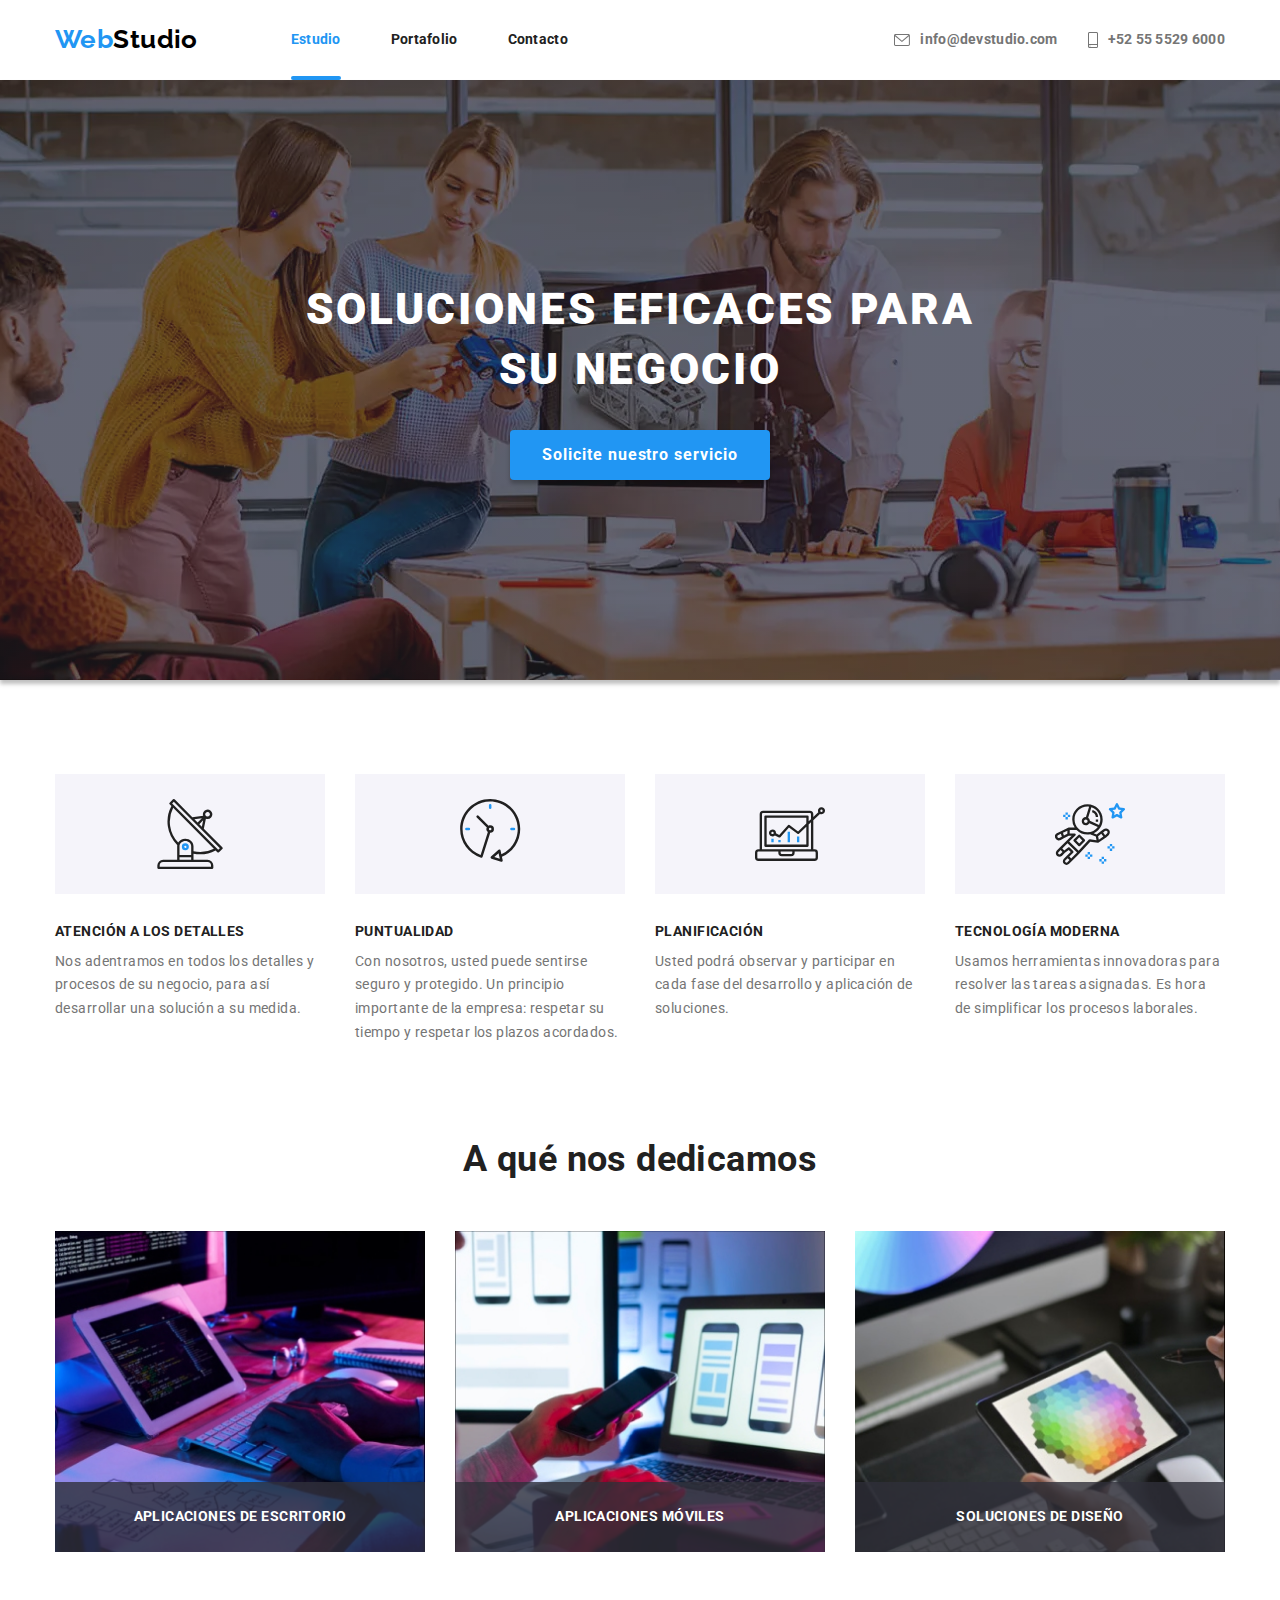
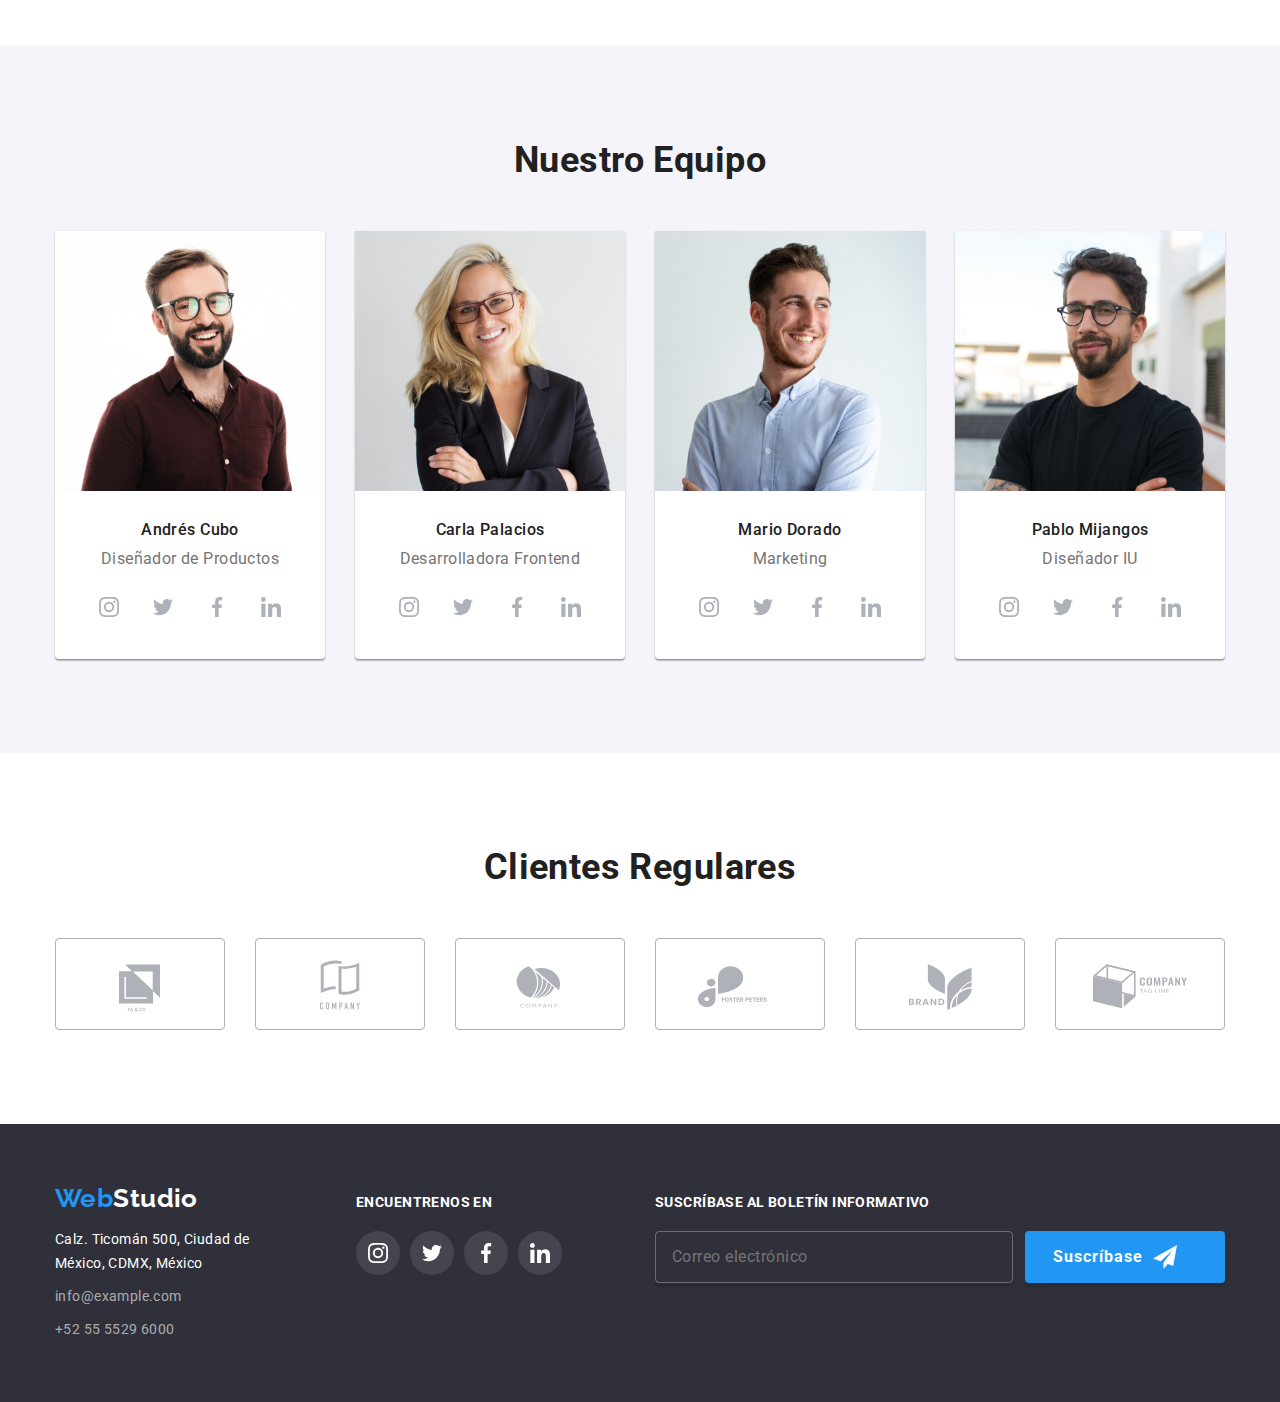
<file: index.html>
<!DOCTYPE html>
<html lang="es">
  <head>
    <meta charset="UTF-8" />
    <meta http-equiv="X-UA-Compatible" content="IE=edge" />
    <meta name="viewport" content="width=device-width, initial-scale=1.0" />
    <link
      rel="stylesheet"
      href="https://cdnjs.cloudflare.com/ajax/libs/modern-normalize/1.1.0/modern-normalize.min.css"
    />
    <link rel="preconnect" href="https://fonts.googleapis.com" />
    <link rel="preconnect" href="https://fonts.gstatic.com" crossorigin />
    <link
      href="https://fonts.googleapis.com/css2?family=Raleway:wght@700&family=Roboto:wght@400;500;700;900&display=swap"
      rel="stylesheet"
    />
    <link rel="stylesheet" href="./css/main.min.css" />
    <title>Estudio</title>
  </head>
  <body>
    <header class="page-header">
      <!-- Menu Desk -->
      <div class="container header-container">
        <nav class="nav-menu">
          <a class="logo nav-menu__logo" href=""
            >Web<span class="logo__label">Studio</span></a
          >

          <ul class="menu">
            <li class="menu__item">
              <a class="menu__link menu__link--fixed" href="./index.html"
                >Estudio</a
              >
            </li>

            <li class="menu__item">
              <a class="menu__link" href="./portfolio.html">Portafolio</a>
            </li>

            <li class="menu__item">
              <a class="menu__link" href="">Contacto</a>
            </li>
          </ul>
        </nav>
        <ul class="contact">
          <li class="contact__item">
            <a class="contact__link" href="mailto:info@devstudio.com">
              <svg class="contact__icon">
                <use href="./images/icons.svg#icon-email"></use>
              </svg>
              info@devstudio.com
            </a>
          </li>
          <li class="contact__item">
            <a class="contact__link" href="tel:+525555296000">
              <svg class="contact__icon contact__icon--phone">
                <use href="./images/icons.svg#icon-phone"></use>
              </svg>
              +52 55 5529 6000
            </a>
          </li>
        </ul>
        <button
          class="menu-toggle js-open-menu"
          aria-expanded="false"
          aria-controls="mobile-menu"
        >
          <svg class="menu-open">
            <use href="./images/icons.svg#icon-menu"></use>
          </svg>
        </button>
      </div>
      <!-- menu mobile -->
      <div class="menu-container js-menu-container" id="mobile-menu">
        <button class="menu-toggle menu-toggle--absolute js-close-menu">
          <svg class="menu-closed">
            <use href="./images/icons.svg#icon-closed"></use>
          </svg>
        </button>

        <ul class="menu-mobile">
          <li class="menu-mobile__item">
            <a class="menu-mobile__link" href="./index.html">Estudio</a>
          </li>

          <li class="menu-mobile__item">
            <a class="menu-mobile__link" href="./portfolio.html">Portafolio</a>
          </li>

          <li class="menu-mobile__item">
            <a class="menu-mobile__link" href="">Contacto</a>
          </li>
        </ul>

        <ul class="contact-mobile">
          <li class="contact-mobile__item">
            <a
              class="contact-mobile__link contact-mobile__link--size"
              href="tel:+52 55 5529 6000"
              >+52 55 5529 6000</a
            >
          </li>
          <li class="contact-mobile__item">
            <a class="contact-mobile__link" href="mailto:info@devstudio.com"
              >info@devstudio.com</a
            >
          </li>
        </ul>

        <ul class="social-mobile">
          <li class="social-mobile__item">
            <a class="social-mobile__link" href="">Instagram</a>
          </li>
          <li class="social-mobile__item">
            <a class="social-mobile__link" href="">Twitter</a>
          </li>
          <li class="social-mobile__item">
            <a class="social-mobile__link" href="">Facebook</a>
          </li>
          <li class="social-mobile__item">
            <a class="social-mobile__link" href="">Linkedin</a>
          </li>
        </ul>
      </div>
    </header>

    <main>
      <section class="hero">
        <h1 class="hero__title">
          Soluciones eficaces para <br />
          su negocio
        </h1>

        <button data-modal-open class="btn hero__btn" type="button">
          Solicite nuestro servicio
        </button>

        <div data-modal class="backdrop is-hidden">
          <div class="modal">
            <button data-modal-close class="modal__btn" type="button">
              <svg class="modal__icon">
                <use href="./images/icons.svg#icon-close"></use>
              </svg>
            </button>
            <p class="modal__title">
              Deje sus datos, nos contactaremos con usted
            </p>
            <form class="booking-form" action="">
              <div class="booking-form__group">
                <label class="booking-form__label" for="name">Nombre</label>
                <input
                  class="booking-form__input"
                  type="text"
                  name="name"
                  id="name"
                />
                <svg class="booking-form__icon">
                  <use href="./images/icons.svg#icon-person"></use>
                </svg>
              </div>
              <div class="booking-form__group">
                <label class="booking-form__label" for="phone">Teléfono</label>
                <input
                  class="booking-form__input"
                  type="tel"
                  name="phone"
                  id="phone"
                />
                <svg class="booking-form__icon">
                  <use href="./images/icons.svg#icon-blackphone"></use>
                </svg>
              </div>
              <div class="booking-form__group">
                <label class="booking-form__label" for="mail">E-mail</label>
                <input
                  class="booking-form__input"
                  type="email"
                  name="mail"
                  id="mail"
                />
                <svg class="booking-form__icon">
                  <use href="./images/icons.svg#icon-blackmail"></use>
                </svg>
              </div>
              <div class="booking-form__group">
                <label class="booking-form__label" for="coment"
                  >Comentarios</label
                >
                <textarea
                  class="booking-form__text"
                  name="coment"
                  id="coment"
                  cols="30"
                  rows="10"
                  placeholder="Introduzca el texto"
                ></textarea>
              </div>

              <div class="booking-form__check">
                <label class="booking-form__label booking-form__label--check">
                  <input
                    class="booking-form__input booking-form__input--check"
                    type="checkbox"
                  />
                  <span class="booking-form__image"></span>
                  Estoy de acuerdo con el boletín informativo y acepto los
                  Términos y Condiciones
                </label>
              </div>
              <button class="btn booking-form__btn" type="submit">
                Enviar
              </button>
            </form>
          </div>
        </div>
      </section>

      <section class="service section">
        <div class="container">
          <ul class="service__list">
            <li class="service__item">
              <div class="service__box">
                <svg class="service__icon">
                  <use href="./images/icons.svg#icon-antenna"></use>
                </svg>
              </div>

              <h3 class="service__title">Atención a los detalles</h3>

              <p class="service__text">
                Nos adentramos en todos los detalles y procesos de su negocio,
                para así desarrollar una solución a su medida.
              </p>
            </li>
            <li class="service__item">
              <div class="service__box">
                <svg class="service__icon">
                  <use href="./images/icons.svg#icon-watch"></use>
                </svg>
              </div>

              <h3 class="service__title">Puntualidad</h3>

              <p class="service__text">
                Con nosotros, usted puede sentirse seguro y protegido. Un
                principio importante de la empresa: respetar su tiempo y
                respetar los plazos acordados.
              </p>
            </li>
            <li class="service__item">
              <div class="service__box">
                <svg class="service__icon">
                  <use href="./images/icons.svg#icon-diagram"></use>
                </svg>
              </div>
              <h3 class="service__title">Planificación</h3>
              <p class="service__text">
                Usted podrá observar y participar en cada fase del desarrollo y
                aplicación de soluciones.
              </p>
            </li>
            <li class="service__item">
              <div class="service__box">
                <svg class="service__icon">
                  <use href="./images/icons.svg#icon-astronaut"></use>
                </svg>
              </div>
              <h3 class="service__title">Tecnología Moderna</h3>
              <p class="service__text">
                Usamos herramientas innovadoras para resolver las tareas
                asignadas. Es hora de simplificar los procesos laborales.
              </p>
            </li>
          </ul>
        </div>
      </section>

      <section class="picture section no-top-padding">
        <div class="container">
          <h2 class="picture__title">A qué nos dedicamos</h2>
          <ul class="picture__list">
            <li class="picture__item">
              <img
                srcset="./images/desktop/imagea.jpg 370w"
                sizes="(min-width: 1200px) 370px, 100vw"
                src="./images/desktop/imagea.jpg"
                alt="Programador escribiendo código"
                loading="lazy"
              />
              <p class="picture__text">Aplicaciones de Escritorio</p>
            </li>
            <li class="picture__item">
              <img
                srcset="./images/desktop/imageb.jpg 370w"
                sizes="(min-width: 1200px) 370px, 100vw"
                src="./images/desktop/imageb.jpg"
                alt="Persona diseñando web adaptable"
                loading="lazy"
              />
              <p class="picture__text">Aplicaciones Móviles</p>
            </li>
            <li class="picture__item">
              <img
                srcset="./images/desktop/imagec.jpg 370w"
                sizes="(min-width: 1200px) 370px, 100vw"
                src="./images/desktop/imagec.jpg"
                alt="Diseñador eligiendo paleta de colores"
                loading="lazy"
              />
              <p class="picture__text">Soluciones de diseño</p>
            </li>
          </ul>
        </div>
      </section>

      <section class="team section">
        <div class="container">
          <h2 class="team__title">Nuestro Equipo</h2>

          <ul class="team__list">
            <li class="team__item">
              <picture>
                <source
                  media="(min-width:1200px)"
                  srcset="
                    ./images/desktop/image.jpg    1x,
                    ./images/desktop/image@2X.jpg 2x
                  "
                />
                <source
                  media="(min-width:768px)"
                  srcset="
                    ./images/tablet/image-tablet.jpg    1x,
                    ./images/tablet/image-tablet@2X.jpg 2x
                  "
                />
                <img
                  srcset="
                    ./images/mobile/image-mobile.jpg    1x,
                    ./images/mobile/image-mobile@2X.jpg 2x
                  "
                  src="./images/mobile/image-mobile.jpg"
                  width="450"
                  alt="Hombre con lentes y camisa roja"
                  loading="lazy"
                />
              </picture>

              <div class="team__box">
                <h3 class="team__member">Andrés Cubo</h3>

                <p class="team__role">Diseñador de Productos</p>

                <ul class="social">
                  <li class="social__item">
                    <a class="social__link" href="">
                      <svg class="social__icon">
                        <use href="./images/icons.svg#icon-instagram"></use>
                      </svg>
                    </a>
                  </li>

                  <li class="social__item">
                    <a class="social__link" href="">
                      <svg class="social__icon">
                        <use href="./images/icons.svg#icon-twitter"></use>
                      </svg>
                    </a>
                  </li>

                  <li class="social__item">
                    <a class="social__link" href="">
                      <svg class="social__icon">
                        <use href="./images/icons.svg#icon-facebook"></use>
                      </svg>
                    </a>
                  </li>

                  <li class="social__item">
                    <a class="social__link" href="">
                      <svg class="social__icon">
                        <use href="./images/icons.svg#icon-linkedin"></use>
                      </svg>
                    </a>
                  </li>
                </ul>
              </div>
            </li>

            <li class="team__item">
              <picture>
                <source
                  media="(min-width:1200px)"
                  srcset="
                    ./images/desktop/image1.jpg    1x,
                    ./images/desktop/image1@2X.jpg 2x
                  "
                />
                <source
                  media="(min-width:768px)"
                  srcset="
                    ./images/tablet/image1-tablet.jpg    1x,
                    ./images/tablet/image1-tablet@2X.jpg 2x
                  "
                />
                <img
                  srcset="
                    ./images/mobile/image1-mobile.jpg    1x,
                    ./images/mobile/image1-mobile@2X.jpg 2x
                  "
                  src="./images/mobile/image1-mobile.jpg"
                  width="450"
                  alt="Mujer rubia con lentes, sonriendo"
                  loading="lazy"
                />
              </picture>
              <div class="team__box">
                <h3 class="team__member">Carla Palacios</h3>
                <p class="team__role">Desarrolladora Frontend</p>
                <ul class="social">
                  <li class="social__item">
                    <a class="social__link" href="">
                      <svg class="social__icon">
                        <use href="./images/icons.svg#icon-instagram"></use>
                      </svg>
                    </a>
                  </li>
                  <li class="social__item">
                    <a class="social__link" href="">
                      <svg class="social__icon">
                        <use href="./images/icons.svg#icon-twitter"></use>
                      </svg>
                    </a>
                  </li>
                  <li class="social__item">
                    <a class="social__link" href="">
                      <svg class="social__icon">
                        <use href="./images/icons.svg#icon-facebook"></use>
                      </svg>
                    </a>
                  </li>
                  <li class="social__item">
                    <a class="social__link" href="">
                      <svg class="social__icon">
                        <use href="./images/icons.svg#icon-linkedin"></use>
                      </svg>
                    </a>
                  </li>
                </ul>
              </div>
            </li>

            <li class="team__item">
              <picture>
                <source
                  media="(min-width:1200px)"
                  srcset="
                    ./images/desktop/image2.jpg    1x,
                    ./images/desktop/image2@2X.jpg 2x
                  "
                />
                <source
                  media="(min-width:768px)"
                  srcset="
                    ./images/tablet/image2-tablet.jpg    1x,
                    ./images/tablet/image2-tablet@2X.jpg 2x
                  "
                />
                <img
                  srcset="
                    ./images/mobile/image2-mobile.jpg    1x,
                    ./images/mobile/image2-mobile@2X.jpg 2x
                  "
                  src="./images/mobile/image2-mobile.jpg"
                  width="450"
                  alt="hombre joven, con camisa blanca"
                  loading="lazy"
                />
              </picture>
              <div class="team__box">
                <h3 class="team__member">Mario Dorado</h3>
                <p class="team__role">Marketing</p>
                <ul class="social">
                  <li class="social__item">
                    <a class="social__link" href="">
                      <svg class="social__icon">
                        <use href="./images/icons.svg#icon-instagram"></use>
                      </svg>
                    </a>
                  </li>
                  <li class="social__item">
                    <a class="social__link" href="">
                      <svg class="social__icon">
                        <use href="./images/icons.svg#icon-twitter"></use>
                      </svg>
                    </a>
                  </li>
                  <li class="social__item">
                    <a class="social__link" href="">
                      <svg class="social__icon">
                        <use href="./images/icons.svg#icon-facebook"></use>
                      </svg>
                    </a>
                  </li>
                  <li class="social__item">
                    <a class="social__link" href="">
                      <svg class="social__icon">
                        <use href="./images/icons.svg#icon-linkedin"></use>
                      </svg>
                    </a>
                  </li>
                </ul>
              </div>
            </li>

            <li class="team__item">
              <picture>
                <source
                  media="(min-width:1200px)"
                  srcset="
                    ./images/desktop/image3.jpg    1x,
                    ./images/desktop/image3@2X.jpg 2x
                  "
                />
                <source
                  media="(min-width:768px)"
                  srcset="
                    ./images/tablet/image3-tablet.jpg    1x,
                    ./images/tablet/image3-tablet@2X.jpg 2x
                  "
                />
                <img
                  srcset="
                    ./images/mobile/image3-mobile.jpg    1x,
                    ./images/mobile/image3-mobile@2X.jpg 2x
                  "
                  src="./images/mobile/image3-mobile.jpg"
                  width="450"
                  alt="Hombre con lentes y camisa negra"
                  loading="lazy"
                />
              </picture>

              <div class="team__box">
                <h3 class="team__member">Pablo Mijangos</h3>
                <p class="team__role">Diseñador IU</p>
                <ul class="social">
                  <li class="social__item">
                    <a class="social__link" href="">
                      <svg class="social__icon">
                        <use href="./images/icons.svg#icon-instagram"></use>
                      </svg>
                    </a>
                  </li>
                  <li class="social__item">
                    <a class="social__link" href="">
                      <svg class="social__icon">
                        <use href="./images/icons.svg#icon-twitter"></use>
                      </svg>
                    </a>
                  </li>
                  <li class="social__item">
                    <a class="social__link" href="">
                      <svg class="social__icon">
                        <use href="./images/icons.svg#icon-facebook"></use>
                      </svg>
                    </a>
                  </li>
                  <li class="social__item">
                    <a class="social__link" href="">
                      <svg class="social__icon">
                        <use href="./images/icons.svg#icon-linkedin"></use>
                      </svg>
                    </a>
                  </li>
                </ul>
              </div>
            </li>
          </ul>
        </div>
      </section>

      <section class="client section">
        <div class="container">
          <h2 class="client__title">Clientes Regulares</h2>
          <ul class="client__list">
            <li class="client__item">
              <a class="client__link" href="">
                <svg class="client__icon">
                  <use href="./images/icons.svg#icon-yaco"></use>
                </svg>
              </a>
            </li>
            <li class="client__item">
              <a class="client__link" href="">
                <svg class="client__icon">
                  <use href="./images/icons.svg#icon-company1"></use>
                </svg>
              </a>
            </li>
            <li class="client__item">
              <a class="client__link" href="">
                <svg class="client__icon">
                  <use href="./images/icons.svg#icon-company2"></use>
                </svg>
              </a>
            </li>
            <li class="client__item">
              <a class="client__link" href="">
                <svg class="client__icon">
                  <use href="./images/icons.svg#icon-foster"></use>
                </svg>
              </a>
            </li>
            <li class="client__item">
              <a class="client__link" href="">
                <svg class="client__icon">
                  <use href="./images/icons.svg#icon-brand"></use>
                </svg>
              </a>
            </li>
            <li class="client__item">
              <a class="client__link" href="">
                <svg class="client__icon">
                  <use href="./images/icons.svg#icon-company3"></use>
                </svg>
              </a>
            </li>
          </ul>
        </div>
      </section>
    </main>

    <footer class="page-footer">
      <div class="container footer-container">
        <div class="direction">
          <a class="logo" href=""
            >Web<span class="logo__label logo__label--white">Studio</span></a
          >
          <address class="address">
            <ul class="address__list">
              <li class="address__item">
                <a
                  class="address__link address__link--white"
                  href=""
                  target="_blank"
                  rel="noopener noreferrer"
                >
                  <p>Calz. Ticomán 500, Ciudad de</p>
                  <p>México, CDMX, México</p>
                </a>
              </li>
              <li class="address__item">
                <a class="address__link" href="mailto:info@example.com">
                  info@example.com
                </a>
              </li>
              <li class="address__item">
                <a class="address__link" href="tel:+525555296000"
                  >+52 55 5529 6000
                </a>
              </li>
            </ul>
          </address>
        </div>
        <div class="find-us">
          <p class="find-us__text">Encuentrenos en</p>
          <ul class="social">
            <li class="social__item">
              <a class="social__link social__link--bg" href="">
                <svg class="social__icon social__icon--white">
                  <use href="./images/icons.svg#icon-instagram"></use>
                </svg>
              </a>
            </li>
            <li class="social__item">
              <a class="social__link social__link--bg" href="">
                <svg class="social__icon social__icon--white">
                  <use href="./images/icons.svg#icon-twitter"></use>
                </svg>
              </a>
            </li>
            <li class="social__item">
              <a class="social__link social__link--bg" href="">
                <svg class="social__icon social__icon--white">
                  <use href="./images/icons.svg#icon-facebook"></use>
                </svg>
              </a>
            </li>
            <li class="social__item">
              <a class="social__link social__link--bg" href="">
                <svg class="social__icon social__icon--white">
                  <use href="./images/icons.svg#icon-linkedin"></use>
                </svg>
              </a>
            </li>
          </ul>
        </div>

        <div class="mail">
          <p class="mail__text">Suscríbase al boletín informativo</p>
          <form class="mail__form" action="">
            <input
              class="mail__input"
              type="email"
              name="mail"
              placeholder="Correo electrónico"
            />
            <button class="btn mail__btn" type="submit">
              Suscríbase
              <svg class="mail__icon">
                <use href="./images/icons.svg#icon-send"></use>
              </svg>
            </button>
          </form>
        </div>
      </div>
    </footer>
    <script src="./js/modal.js"></script>
    <script defer src="js/mobile-menu.js"></script>
  </body>
</html>
</file>
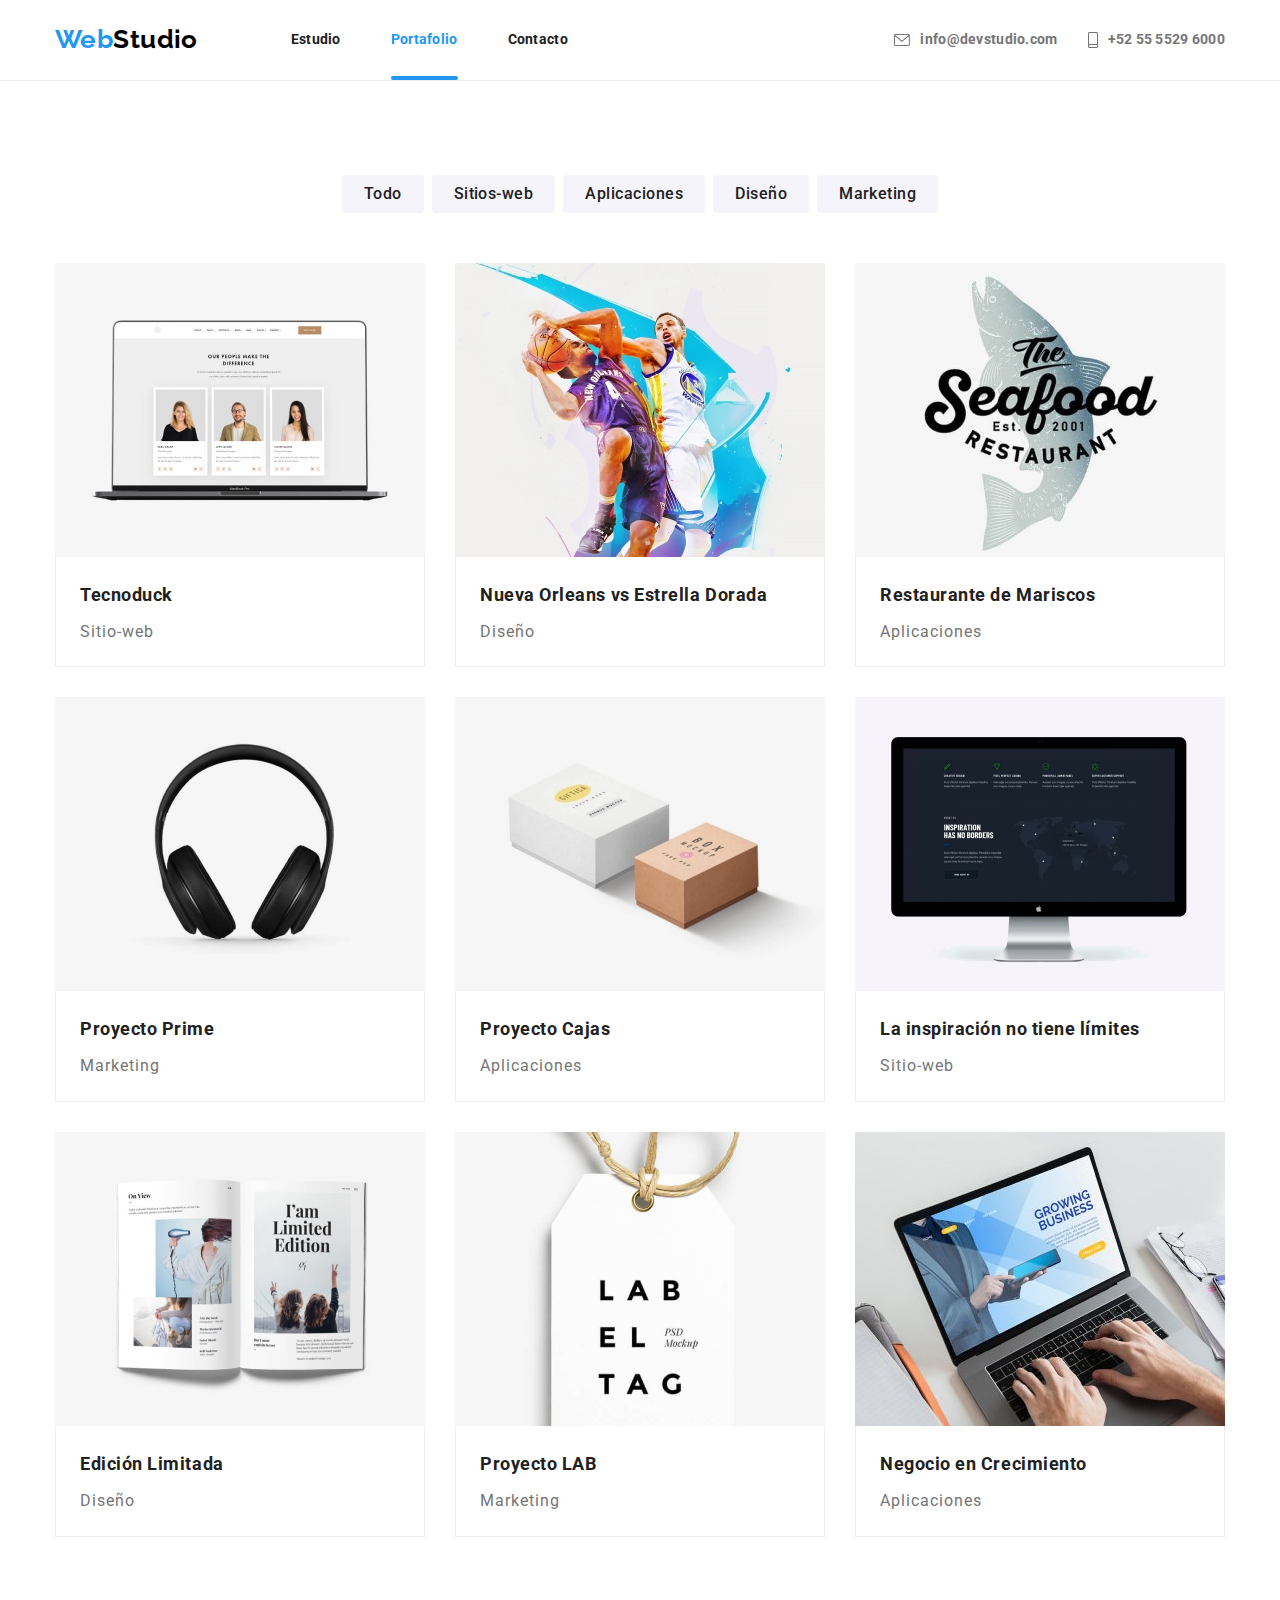
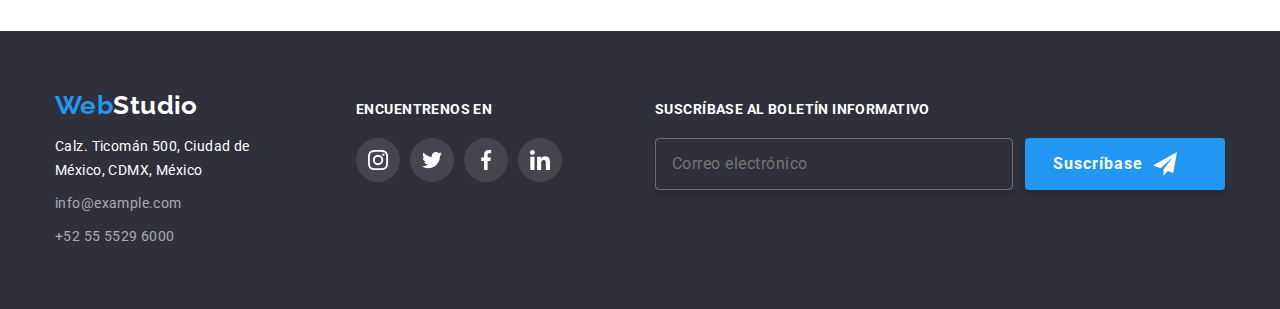
<file: portfolio.html>
<!DOCTYPE html>
<html lang="es">
  <head>
    <meta charset="UTF-8" />
    <meta http-equiv="X-UA-Compatible" content="IE=edge" />
    <meta name="viewport" content="width=device-width, initial-scale=1.0" />
    <link
      rel="stylesheet"
      href="https://cdnjs.cloudflare.com/ajax/libs/modern-normalize/1.1.0/modern-normalize.min.css"
    />
    <link rel="preconnect" href="https://fonts.googleapis.com" />
    <link rel="preconnect" href="https://fonts.gstatic.com" crossorigin />
    <link
      href="https://fonts.googleapis.com/css2?family=Raleway:wght@700&family=Roboto:wght@400;500;700;900&display=swap"
      rel="stylesheet"
    />
    <link rel="stylesheet" href="./css/main.min.css" />
    <title>Portafolio</title>
  </head>
  <body>
    <header class="page-header page-header--underline">
      <div class="container header-container">
        <nav class="nav-menu">
          <a class="logo nav-menu__logo" href=""
            >Web<span class="logo__label">Studio</span></a
          >

          <ul class="menu">
            <li class="menu__item">
              <a class="menu__link" href="./index.html">Estudio</a>
            </li>

            <li class="menu__item">
              <a class="menu__link menu__link--fixed" href="./portfolio.html"
                >Portafolio</a
              >
            </li>

            <li class="menu__item">
              <a class="menu__link" href="">Contacto</a>
            </li>
          </ul>
        </nav>
        <ul class="contact">
          <li class="contact__item">
            <a class="contact__link" href="mailto:info@devstudio.com">
              <svg class="contact__icon">
                <use href="./images/icons.svg#icon-email"></use>
              </svg>
              info@devstudio.com
            </a>
          </li>
          <li class="contact__item">
            <a class="contact__link" href="tel:+525555296000">
              <svg class="contact__icon contact__icon--phone">
                <use href="./images/icons.svg#icon-phone"></use>
              </svg>
              +52 55 5529 6000
            </a>
          </li>
        </ul>
        <button
          class="menu-toggle js-open-menu"
          aria-expanded="false"
          aria-controls="mobile-menu"
        >
          <svg class="menu-open">
            <use href="./images/icons.svg#icon-menu"></use>
          </svg>
        </button>
      </div>
      <!-- menu movil -->
      <div class="menu-container js-menu-container" id="mobile-menu">
        <button class="menu-toggle menu-toggle--absolute js-close-menu">
          <svg class="menu-closed">
            <use href="./images/icons.svg#icon-closed"></use>
          </svg>
        </button>

        <ul class="menu-mobile">
          <li class="menu-mobile__item">
            <a class="menu-mobile__link" href="./index.html">Estudio</a>
          </li>

          <li class="menu-mobile__item">
            <a class="menu-mobile__link" href="./portfolio.html">Portafolio</a>
          </li>

          <li class="menu-mobile__item">
            <a class="menu-mobile__link" href="">Contacto</a>
          </li>
        </ul>

        <ul class="contact-mobile">
          <li class="contact-mobile__item">
            <a
              class="contact-mobile__link contact-mobile__link--size"
              href="tel:+52 55 5529 6000"
              >+52 55 5529 6000</a
            >
          </li>
          <li class="contact-mobile__item">
            <a class="contact-mobile__link" href="mailto:info@devstudio.com"
              >info@devstudio.com</a
            >
          </li>
        </ul>

        <ul class="social-mobile">
          <li class="social-mobile__item">
            <a class="social-mobile__link" href="">Instagram</a>
          </li>
          <li class="social-mobile__item">
            <a class="social-mobile__link" href="">Twitter</a>
          </li>
          <li class="social-mobile__item">
            <a class="social-mobile__link" href="">Facebook</a>
          </li>
          <li class="social-mobile__item">
            <a class="social-mobile__link" href="">Linkedin</a>
          </li>
        </ul>
      </div>
    </header>
    <main>
      <section class="portfolio-page section">
        <div class="container">
          <h1 class="title-invisible">Portafolio</h1>

          <ul class="filter">
            <li class="filter__item">
              <button class="btn filter__btn" type="button">Todo</button>
            </li>
            <li class="filter__item">
              <button class="btn filter__btn" type="button">Sitios-web</button>
            </li>
            <li class="filter__item">
              <button class="btn filter__btn" type="button">
                Aplicaciones
              </button>
            </li>
            <li class="filter__item">
              <button class="btn filter__btn" type="button">Diseño</button>
            </li>
            <li class="filter__item">
              <button class="btn filter__btn" type="button">Marketing</button>
            </li>
          </ul>

          <ul class="project">
            <li class="project__item">
              <a class="project__link" href="">
                <div class="project__overlay">
                  <picture>
                    <source
                      media="(min-width:1200px)"
                      srcset="
                        ./images/desktop/whitepc.jpg    1x,
                        ./images/desktop/whitepc@2X.jpg 2x
                      "
                    />
                    <source
                      media="(min-width:768px)"
                      srcset="
                        ./images/tablet/whitepc-tablet.jpg    1x,
                        ./images/tablet/whitepc-tablet@2X.jpg 2x
                      "
                    />
                    <img
                      srcset="
                        ./images/mobile/whitepc-mobile.jpg    1x,
                        ./images/mobile/whitepc-mobile@2X.jpg 2x
                      "
                      src="./images/mobile/whitepc-mobile.jpg"
                      width="450"
                      alt="Laptop muestra página web"
                      loading="lazy"
                    />
                  </picture>
                  <p class="project__description">
                    Tecnoduck es una plataforma de distribución de coronavirus
                    de última generación. Las compañías usan esta plataforma
                    para el espionaje digital y los ataques a los servidores
                    seguros de la competencia.
                  </p>
                </div>
                <div class="project__foot">
                  <h3 class="project__title">Tecnoduck</h3>
                  <p class="project__text">Sitio-web</p>
                </div>
              </a>
            </li>
            <li class="project__item">
              <a class="project__link" href="">
                <div class="project__overlay">
                  <picture>
                    <source
                      media="(min-width:1200px)"
                      srcset="
                        ./images/desktop/basket.jpg    1x,
                        ./images/desktop/basket@2X.jpg 2x
                      "
                    />
                    <source
                      media="(min-width:768px)"
                      srcset="
                        ./images/tablet/basket-tablet.jpg    1x,
                        ./images/tablet/basket-tablet@2X.jpg 2x
                      "
                    />
                    <img
                      srcset="
                        ./images/mobile/basket-mobile.jpg    1x,
                        ./images/mobile/basket-mobile@2X.jpg 2x
                      "
                      src="./images/mobile/basket-mobile.jpg"
                      width="450"
                      alt="Dos basquetbolistas disputando balón en el aire"
                      loading="lazy"
                    />
                  </picture>
                  <p class="project__description">
                    Lorem ipsum dolor sit amet consectetur, adipisicing elit.
                    Possimus porro inventore sunt qui velit? Reprehenderit ipsum
                    quaerat ad cum ab repellat placeat ea iure, culpa eaque
                    corporis sapiente voluptatem modi!
                  </p>
                </div>
                <div class="project__foot">
                  <h3 class="project__title">
                    Nueva Orleans vs Estrella Dorada
                  </h3>
                  <p class="project__text">Diseño</p>
                </div>
              </a>
            </li>
            <li class="project__item">
              <a class="project__link" href="">
                <div class="project__overlay">
                  <picture>
                    <source
                      media="(min-width:1200px)"
                      srcset="
                        ./images/desktop/seafood.jpg    1x,
                        ./images/desktop/seafood@2X.jpg 2x
                      "
                    />
                    <source
                      media="(min-width:768px)"
                      srcset="
                        ./images/tablet/seafood-tablet.jpg    1x,
                        ./images/tablet/seafood-tablet@2X.jpg 2x
                      "
                    />
                    <img
                      srcset="
                        ./images/mobile/seafood-mobile.jpg    1x,
                        ./images/mobile/seafood-mobile@2X.jpg 2x
                      "
                      src="./images/mobile/seafood-mobile.jpg"
                      width="450"
                      alt="Logotipo del restaurante"
                      loading="lazy"
                    />
                  </picture>
                  <p class="project__description">
                    Lorem ipsum dolor sit amet consectetur, adipisicing elit.
                    Possimus porro inventore sunt qui velit? Reprehenderit ipsum
                    quaerat ad cum ab repellat placeat ea iure, culpa eaque
                    corporis sapiente voluptatem modi!
                  </p>
                </div>
                <div class="project__foot">
                  <h3 class="project__title">Restaurante de Mariscos</h3>
                  <p class="project__text">Aplicaciones</p>
                </div>
              </a>
            </li>
            <li class="project__item">
              <a class="project__link" href="">
                <div class="project__overlay">
                  <picture>
                    <source
                      media="(min-width:1200px)"
                      srcset="
                        ./images/desktop/earphones.jpg    1x,
                        ./images/desktop/earphones@2X.jpg 2x
                      "
                    />
                    <source
                      media="(min-width:768px)"
                      srcset="
                        ./images/tablet/earphones-tablet.jpg    1x,
                        ./images/tablet/earphones-tablet@2X.jpg 2x
                      "
                    />
                    <img
                      srcset="
                        ./images/mobile/earphones-mobile.jpg    1x,
                        ./images/mobile/earphones-mobile@2X.jpg 2x
                      "
                      src="./images/mobile/earphones-mobile.jpg"
                      width="450"
                      alt="Audífonos inalambricos de color negro"
                      loading="lazy"
                    />
                  </picture>
                  <p class="project__description">
                    Lorem ipsum dolor sit amet consectetur, adipisicing elit.
                    Possimus porro inventore sunt qui velit? Reprehenderit ipsum
                    quaerat ad cum ab repellat placeat ea iure, culpa eaque
                    corporis sapiente voluptatem modi!
                  </p>
                </div>
                <div class="project__foot">
                  <h3 class="project__title">Proyecto Prime</h3>
                  <p class="project__text">Marketing</p>
                </div>
              </a>
            </li>
            <li class="project__item">
              <a class="project__link" href="">
                <div class="project__overlay">
                  <picture>
                    <source
                      media="(min-width:1200px)"
                      srcset="
                        ./images/desktop/boxes.jpg    1x,
                        ./images/desktop/boxes@2X.jpg 2x
                      "
                    />
                    <source
                      media="(min-width:768px)"
                      srcset="
                        ./images/tablet/boxes-tablet.jpg    1x,
                        ./images/tablet/boxes-tablet@2X.jpg 2x
                      "
                    />
                    <img
                      srcset="
                        ./images/mobile/boxes-mobile.jpg    1x,
                        ./images/mobile/boxes-mobile@2X.jpg 2x
                      "
                      src="./images/mobile/boxes-mobile.jpg"
                      width="450"
                      alt="Dos cajas, una caja de color blanco y otra de color naranja"
                      loading="lazy"
                    />
                  </picture>
                  <p class="project__description">
                    Lorem ipsum dolor sit amet consectetur, adipisicing elit.
                    Possimus porro inventore sunt qui velit? Reprehenderit ipsum
                    quaerat ad cum ab repellat placeat ea iure, culpa eaque
                    corporis sapiente voluptatem modi!
                  </p>
                </div>
                <div class="project__foot">
                  <h3 class="project__title">Proyecto Cajas</h3>
                  <p class="project__text">Aplicaciones</p>
                </div>
              </a>
            </li>
            <li class="project__item">
              <a class="project__link" href="">
                <div class="project__overlay">
                  <picture>
                    <source
                      media="(min-width:1200px)"
                      srcset="
                        ./images/desktop/blackpc.jpg    1x,
                        ./images/desktop/blackpc@2X.jpg 2x
                      "
                    />
                    <source
                      media="(min-width:768px)"
                      srcset="
                        ./images/tablet/blackpc-tablet.jpg    1x,
                        ./images/tablet/blackpc-tablet@2X.jpg 2x
                      "
                    />
                    <img
                      srcset="
                        ./images/mobile/blackpc-mobile.jpg    1x,
                        ./images/mobile/blackpc-mobile@2X.jpg 2x
                      "
                      src="./images/mobile/blackpc-mobile.jpg"
                      width="450"
                      alt="Computador apple mostrando página web"
                      loading="lazy"
                    />
                  </picture>
                  <p class="project__description">
                    Lorem ipsum dolor sit amet consectetur, adipisicing elit.
                    Possimus porro inventore sunt qui velit? Reprehenderit ipsum
                    quaerat ad cum ab repellat placeat ea iure, culpa eaque
                    corporis sapiente voluptatem modi!
                  </p>
                </div>
                <div class="project__foot">
                  <h3 class="project__title">
                    La inspiración no tiene límites
                  </h3>
                  <p class="project__text">Sitio-web</p>
                </div>
              </a>
            </li>
            <li class="project__item">
              <a class="project__link" href="">
                <div class="project__overlay">
                  <picture>
                    <source
                      media="(min-width:1200px)"
                      srcset="
                        ./images/desktop/book.jpg    1x,
                        ./images/desktop/book@2X.jpg 2x
                      "
                    />
                    <source
                      media="(min-width:768px)"
                      srcset="
                        ./images/tablet/book-tablet.jpg    1x,
                        ./images/tablet/book-tablet@2X.jpg 2x
                      "
                    />
                    <img
                      srcset="
                        ./images/mobile/book-mobile.jpg    1x,
                        ./images/mobile/book-mobile@2X.jpg 2x
                      "
                      src="./images/mobile/book-mobile.jpg"
                      width="450"
                      alt="Libro abierto mostrando imagenes y título principal"
                      loading="lazy"
                    />
                  </picture>
                  <p class="project__description">
                    Lorem ipsum dolor sit amet consectetur, adipisicing elit.
                    Possimus porro inventore sunt qui velit? Reprehenderit ipsum
                    quaerat ad cum ab repellat placeat ea iure, culpa eaque
                    corporis sapiente voluptatem modi!
                  </p>
                </div>
                <div class="project__foot">
                  <h3 class="project__title">Edición Limitada</h3>
                  <p class="project__text">Diseño</p>
                </div>
              </a>
            </li>
            <li class="project__item">
              <a class="project__link" href="">
                <div class="project__overlay">
                  <picture>
                    <source
                      media="(min-width:1200px)"
                      srcset="
                        ./images/desktop/tag.jpg    1x,
                        ./images/desktop/tag@2X.jpg 2x
                      "
                    />
                    <source
                      media="(min-width:768px)"
                      srcset="
                        ./images/tablet/tag-tablet.jpg    1x,
                        ./images/tablet/tag-tablet@2X.jpg 2x
                      "
                    />
                    <img
                      srcset="
                        ./images/mobile/tag-mobile.jpg    1x,
                        ./images/mobile/tag-mobile@2X.jpg 2x
                      "
                      src="./images/mobile/tag-mobile.jpg"
                      width="450"
                      alt="Etiqueta de color blanco con título escrito Lab el tag"
                      loading="lazy"
                    />
                  </picture>
                  <p class="project__description">
                    Lorem ipsum dolor sit amet consectetur, adipisicing elit.
                    Possimus porro inventore sunt qui velit? Reprehenderit ipsum
                    quaerat ad cum ab repellat placeat ea iure, culpa eaque
                    corporis sapiente voluptatem modi!
                  </p>
                </div>
                <div class="project__foot">
                  <h3 class="project__title">Proyecto LAB</h3>
                  <p class="project__text">Marketing</p>
                </div>
              </a>
            </li>
            <li class="project__item">
              <a class="project__link" href="">
                <div class="project__overlay">
                  <picture>
                    <source
                      media="(min-width:1200px)"
                      srcset="
                        ./images/desktop/pc.jpg    1x,
                        ./images/desktop/pc@2X.jpg 2x
                      "
                    />
                    <source
                      media="(min-width:768px)"
                      srcset="
                        ./images/tablet/pc-tablet.jpg    1x,
                        ./images/tablet/pc-tablet@2X.jpg 2x
                      "
                    />
                    <img
                      srcset="
                        ./images/mobile/pc-mobile.jpg    1x,
                        ./images/mobile/pc-mobile@2X.jpg 2x
                      "
                      src="./images/mobile/pc-mobile.jpg"
                      width="450"
                      alt="Persona escribiendo en una página web con su portatil"
                      loading="lazy"
                    />
                  </picture>
                  <p class="project__description">
                    Lorem ipsum dolor sit amet consectetur, adipisicing elit.
                    Possimus porro inventore sunt qui velit? Reprehenderit ipsum
                    quaerat ad cum ab repellat placeat ea iure, culpa eaque
                    corporis sapiente voluptatem modi!
                  </p>
                </div>
                <div class="project__foot">
                  <h3 class="project__title">Negocio en Crecimiento</h3>
                  <p class="project__text">Aplicaciones</p>
                </div>
              </a>
            </li>
          </ul>
        </div>
      </section>
    </main>

    <footer class="page-footer">
      <div class="container footer-container">
        <div class="direction">
          <a class="logo" href=""
            >Web<span class="logo__label logo__label--white">Studio</span></a
          >
          <address class="address">
            <ul class="address__list">
              <li class="address__item">
                <a
                  class="address__link address__link--white"
                  href=""
                  target="_blank"
                  rel="noopener noreferrer"
                >
                  <p>Calz. Ticomán 500, Ciudad de</p>
                  <p>México, CDMX, México</p>
                </a>
              </li>
              <li class="address__item">
                <a class="address__link" href="mailto:info@example.com">
                  info@example.com
                </a>
              </li>
              <li class="address__item">
                <a class="address__link" href="tel:+525555296000"
                  >+52 55 5529 6000
                </a>
              </li>
            </ul>
          </address>
        </div>
        <div class="find-us">
          <p class="find-us__text">Encuentrenos en</p>
          <ul class="social">
            <li class="social__item">
              <a class="social__link social__link--bg" href="">
                <svg class="social__icon social__icon--white">
                  <use href="./images/icons.svg#icon-instagram"></use>
                </svg>
              </a>
            </li>
            <li class="social__item">
              <a class="social__link social__link--bg" href="">
                <svg class="social__icon social__icon--white">
                  <use href="./images/icons.svg#icon-twitter"></use>
                </svg>
              </a>
            </li>
            <li class="social__item">
              <a class="social__link social__link--bg" href="">
                <svg class="social__icon social__icon--white">
                  <use href="./images/icons.svg#icon-facebook"></use>
                </svg>
              </a>
            </li>
            <li class="social__item">
              <a class="social__link social__link--bg" href="">
                <svg class="social__icon social__icon--white">
                  <use href="./images/icons.svg#icon-linkedin"></use>
                </svg>
              </a>
            </li>
          </ul>
        </div>

        <div class="mail">
          <p class="mail__text">Suscríbase al boletín informativo</p>
          <form class="mail__form" action="">
            <input
              class="mail__input"
              type="email"
              name="mail"
              placeholder="Correo electrónico"
            />
            <button class="btn mail__btn" type="submit">
              Suscríbase
              <svg class="mail__icon">
                <use href="./images/icons.svg#icon-send"></use>
              </svg>
            </button>
          </form>
        </div>
      </div>
    </footer>
    <script defer src="js/mobile-menu.js"></script>
  </body>
</html>
</file>
<file: css/main.min.css>
.contact__link,.menu__link{padding-top:32px;padding-bottom:32px;font-weight:var(--font-weight-500);letter-spacing:.02em;line-height:1.14;transition:color 250ms cubic-bezier(0.4, 0, 0.2, 1)}.contact__link:hover,.contact__link:focus,.menu__link:hover,.menu__link:focus{color:#2196f3}.client__title,.team__title,.picture__title{margin-bottom:50px;font-weight:700;font-size:36px;line-height:1.16;text-align:center}.mail__text,.find-us__text{margin-bottom:20px;line-height:1.14;text-transform:uppercase;color:#fff}*{margin:0;padding:0}body{font-family:"Roboto",sans-serif;font-weight:700;font-size:14px;letter-spacing:.03em;color:#212121;background-color:#fff}a{display:block;text-decoration:none;color:#212121}ul{list-style:none}img{display:block;max-width:100%;height:auto}.container{min-width:320px;max-width:1200px;padding-left:15px;padding-right:15px;margin-left:auto;margin-right:auto}.page-header--underline{border-bottom:1px solid #ececec}.logo{display:inline;font-family:"Raleway",sans-serif;font-size:26px;line-height:1.15;color:#2196f3}.logo__label{color:#000}.logo__label--white{color:#fff}.section{padding-top:94px;padding-bottom:94px}.no-top-padding{padding-top:0}.title-invisible{display:none}.btn{font-family:"Roboto",sans-serif;border:none;border-radius:4px;box-shadow:0px 4px 4px rgba(0,0,0,.25);cursor:pointer;transition:background-color 250ms cubic-bezier(0.4, 0, 0.2, 1)}@media only screen and (min-width: 768px)and (max-width: 1199px){.container{width:768px}.section{padding-top:60px;padding-bottom:60px}.logo{font-size:24px;line-height:1.16}}@media only screen and (min-width: 320px)and (max-width: 767px){.container{width:480px}}@media only screen and (min-width: 1200px){.container{width:1200px}}.header-container{display:flex;justify-content:space-between;align-items:center}.nav-menu{display:flex;align-items:center;gap:93px}.nav-menu__logo{padding-top:25px;padding-bottom:25px}.menu{display:flex;gap:50px}.menu__item{flex-basis:calc((100% - 100px)/3)}.menu__link{color:#212121}.menu__link--fixed{position:relative;color:#2196f3}.menu__link--fixed::after{position:absolute;left:0;bottom:0;content:"";width:100%;height:4px;border-radius:2px;background-color:#2196f3}.contact{display:flex;gap:30px}.contact__link{display:flex;align-items:center;gap:10px;color:#757575}.contact__link:hover .contact__icon,.contact__link:focus .contact__icon{fill:currentColor}.contact__icon{width:16px;height:12px;fill:#757575;transition:fill 250ms cubic-bezier(0.4, 0, 0.2, 1)}.contact__icon--phone{width:10px;height:16px}@media(max-width: 767px){.menu{display:none}.contact{display:none}}@media only screen and (min-width: 768px)and (max-width: 1199px){.nav-menu{gap:88px}.contact{flex-direction:column;gap:10px}.contact__link{padding:0;font-size:12px;line-height:1.16}}.hero{width:100%;padding-top:200px;padding-bottom:200px;text-align:center;background-image:linear-gradient(rgba(47, 48, 58, 0.4), rgba(47, 48, 58, 0.4)),url(../images/desktop/hero.jpg);background-size:cover;background-position:center;background-repeat:no-repeat;box-shadow:0 4px 4px rgba(0,0,0,.25)}.hero__title{margin-bottom:30px;font-weight:900;font-size:44px;letter-spacing:.06em;line-height:1.36;text-transform:uppercase;color:#fff}.hero__btn{padding:10px 32px;font-weight:700;font-size:16px;letter-spacing:.06em;line-height:1.87;color:#fff;background-color:#2196f3}.hero__btn:hover,.hero__btn:focus{background-color:#188ce8}@media screen and (min-device-pixel-ratio: 2),screen and (-webkit-min-device-pixel-ratio: 2),screen and (min-resolution: 192dpi),screen and (min-resolution: 2dppx){.hero{background-image:linear-gradient(rgba(47, 48, 58, 0.4), rgba(47, 48, 58, 0.4)),url(../images/desktop/hero@2X.jpg)}}@media only screen and (min-width: 768px)and (max-width: 1199px){.hero{padding-top:118px;padding-bottom:118px;background-image:linear-gradient(rgba(47, 48, 58, 0.4), rgba(47, 48, 58, 0.4)),url(../images/tablet/hero-tablet.jpg)}.hero__title{font-size:26px;line-height:1.61}.hero__btn{padding:10px 2px}}@media only screen and (min-width: 768px)and (max-width: 1199px)and (min-device-pixel-ratio: 2),only screen and (min-width: 768px)and (max-width: 1199px)and (-webkit-min-device-pixel-ratio: 2),only screen and (min-width: 768px)and (max-width: 1199px)and (min-resolution: 192dpi),only screen and (min-width: 768px)and (max-width: 1199px)and (min-resolution: 2dppx){.hero{background-image:linear-gradient(rgba(47, 48, 58, 0.4), rgba(47, 48, 58, 0.4)),url(../images/tablet/hero-tablet@2X.jpg)}}@media only screen and (min-width: 320px)and (max-width: 767px){.hero{background-image:linear-gradient(rgba(47, 48, 58, 0.4), rgba(47, 48, 58, 0.4)),url(../images/mobile/hero-mobile.jpg)}}@media only screen and (min-width: 320px)and (max-width: 767px)and (min-device-pixel-ratio: 2),only screen and (min-width: 320px)and (max-width: 767px)and (-webkit-min-device-pixel-ratio: 2),only screen and (min-width: 320px)and (max-width: 767px)and (min-resolution: 192dpi),only screen and (min-width: 320px)and (max-width: 767px)and (min-resolution: 2dppx){.hero{background-image:linear-gradient(rgba(47, 48, 58, 0.4), rgba(47, 48, 58, 0.4)),url(../images/mobile/hero-mobile@2X.jpg)}}.backdrop{position:fixed;top:0;display:flex;justify-content:center;align-items:center;width:100%;height:100vh;background-color:rgba(0,0,0,.2);z-index:1}.modal{position:relative;display:flex;flex-direction:column;gap:12px;width:528px;height:581px;padding:40px;border-radius:4px;background-color:#fff;box-shadow:0px 2px 1px rgba(0,0,0,.2),0px 1px 1px rgba(0,0,0,.14),0px 1px 3px rgba(0,0,0,.12);opacity:1;transform:scale(1);transition:transform .5s cubic-bezier(0.72, 0.21, 0.54, 0.43) .1s}.modal__btn{position:absolute;top:8px;right:8px;display:flex;justify-content:center;align-items:center;width:30px;height:30px;border-radius:50%;border:1px solid rgba(0,0,0,.1);background-color:#fff;cursor:pointer}.modal__btn:hover .modal__icon,.modal__btn:focus .modal__icon{fill:#2196f3}.modal__icon{width:18px;height:18px;transition:fill 250ms cubic-bezier(0.4, 0, 0.2, 1)}.modal__title{font-size:20px;line-height:1.17;text-align:center}.is-hidden .modal{transform:scale(0.1)}.is-hidden{visibility:visible;opacity:0;pointer-events:none}@media only screen and (max-width: 1200px){.modal{width:450px;height:609px}.modal__title{width:360px;line-height:1.15}}.booking-form{display:flex;flex-direction:column;justify-content:flex-start;align-items:center;gap:14px;width:100%;height:100%}.booking-form__group{position:relative;display:flex;flex-direction:column;justify-content:flex-start;align-items:flex-start;gap:4px;width:100%}.booking-form__label{font-weight:400;font-size:12px;line-height:1.16;letter-spacing:.01;color:#757575;transition:color 250ms cubic-bezier(0.4, 0, 0.2, 1)}.booking-form__input:hover .booking-form__label,.booking-form__input:focus .booking-form__label{color:#2196f3}.booking-form__label--check{position:relative;display:block;padding-left:24px;font-weight:400;text-align:left;line-height:1.71;color:#757575}.booking-form__input{width:100%;padding:12px 42px;border:1px solid rgba(33,33,33,.2);border-radius:4px;outline:none;cursor:pointer;transition:border 250ms cubic-bezier(0.4, 0, 0.2, 1)}.booking-form__input:hover,.booking-form__input:focus{border:1px solid #2196f3}.booking-form__input--check{position:absolute;clip:rect(0 0 0 0);width:1px;height:1px;margin:-1px}.booking-form__input--check:checked+.booking-form__image{border:none;background-image:url(../images/revised.svg);box-shadow:none}.booking-form__input--check:focus+.booking-form__image{box-shadow:0px 4px 4px rgba(0,0,0,.25)}.booking-form__input:hover+.booking-form__icon,.booking-form__input:focus+.booking-form__icon{fill:#2196f3}.booking-form__icon{position:absolute;top:50%;left:12px;width:18px;height:18px;cursor:pointer;fill:#212121;transition:fill 250ms cubic-bezier(0.4, 0, 0.2, 1)}.booking-form__icon:hover,.booking-form__icon:focus{fill:#2196f3}.booking-form__text{width:100%;height:120px;padding:12px 16px;border:1px solid rgba(33,33,33,.2);border-radius:4px;outline:none;resize:none;transition:border 250ms cubic-bezier(0.4, 0, 0.2, 1)}.booking-form__text:hover,.booking-form__text:focus{border:1px solid #2196f3}.booking-form__text::-moz-placeholder{color:rgba(117,117,117,.5)}.booking-form__text::placeholder{color:rgba(117,117,117,.5)}.booking-form__check{width:425px}.booking-form__image{position:absolute;left:0;top:3.2px;width:16px;height:15px;overflow:hidden;border:.2px solid #212121;border-radius:4px;background-color:#fff;background-repeat:no-repeat;background-position:50% 50%;transition:background-image 250ms cubic-bezier(0.4, 0, 0.2, 1),border 250ms cubic-bezier(0.4, 0, 0.2, 1),box-shadow 250ms cubic-bezier(0.4, 0, 0.2, 1)}.booking-form__btn{padding:10px 75px;background-color:#2196f3;font-family:"Roboto",sans-serif;font-weight:700;font-size:16px;line-height:1.87;letter-spacing:.06;color:#fff;border-radius:4px;box-shadow:0px 4px 4px rgba(0,0,0,.15);cursor:pointer}.booking-form__btn:hover,.booking-form__btn:focus{background-color:#188ce8}@media only screen and (min-width: 320px)and (max-width: 767px){.booking-form__group:hover .booking-form__label,.booking-form__group:focus .booking-form__label{color:#2196f3}.booking-form__text::-moz-placeholder{font-size:12px;color:rgba(117,117,117,.5)}.booking-form__text::placeholder{font-size:12px;color:rgba(117,117,117,.5)}.booking-form__label--check{line-height:1.16}.booking-form__check{width:370px}.booking-form__image{top:0}}.service__list{display:flex;gap:30px}.service__item{flex-basis:calc((100% - 90px)/4)}.service__box{display:flex;justify-content:center;align-items:center;width:100%;height:120px;background-color:#f5f4fa}.service__icon{width:70px;height:70px}.service__title{margin-top:30px;margin-bottom:10px;font-weight:700;font-size:14px;letter-spacing:.03em;line-height:1.14;text-transform:uppercase}.service__text{font-weight:400;font-size:14px;letter-spacing:.03em;line-height:1.71;color:#757575}@media only screen and (min-width: 768px)and (max-width: 1199px){.service__list{flex-wrap:wrap}.service__item{width:354px;flex-basis:calc((100% - 30px)/2)}}@media only screen and (min-width: 320px)and (max-width: 767px){.service__list{flex-direction:column}.service__item{width:450px}.service__title{text-align:center}}.picture__list{display:flex;position:relative;gap:30px}.picture__item{position:relative;flex-basis:calc((100% - 60px)/3)}.picture__text{display:flex;justify-content:center;align-items:center;position:absolute;bottom:0;width:100%;height:70px;text-transform:uppercase;line-height:1.14;color:#fff;background-color:rgba(47,48,58,.8)}@media only screen and (max-width: 1200px){.picture{display:none}}.team{background-color:#f5f4fa}.team__list{display:flex;gap:30px}.team__item{width:270px;flex-basis:calc((100% - 90px)/4);text-align:center;background-color:#fff;border-radius:0 0 4px 4px;box-shadow:0px 1px 3px rgba(0,0,0,.12),0px 1px 1px rgba(0,0,0,.14),0px 2px 1px rgba(0,0,0,.2)}.team__box{padding:30px 32px}.team__member{margin-bottom:10px;font-weight:500;font-size:16px;line-height:1.17}.team__role{margin-bottom:16px;font-weight:400;font-size:16px;line-height:1.17;color:#757575}@media only screen and (min-width: 768px)and (max-width: 1199px){.team__title{margin-bottom:30px;font-size:28px;line-height:1.14}.team__list{flex-wrap:wrap}.team__item{width:354px;flex-basis:calc((100% - 30px)/2)}.team__box{padding:30px 74px 24px}}@media only screen and (min-width: 320px)and (max-width: 767px){.team__list{flex-direction:column}.team__item{width:450px;text-align:center}.team__box{padding:30px 122px 24px}}.client__list{display:flex;gap:30px}.client__item{width:170px;height:92px;flex-basis:calc((100% - 150px)/6)}.client__link{display:flex;justify-content:center;align-items:center;width:100%;height:100%;border:1px solid #afb1b8;border-radius:4px;transition:border 250ms cubic-bezier(0.4, 0, 0.2, 1)}.client__link:hover,.client__link:focus{border:1px solid #2196f3}.client__link:hover .client__icon,.client__link:focus .client__icon{fill:#2196f3}.client__icon{width:106px;height:60px;fill:#afb1b8;transition:fill 250ms cubic-bezier(0.4, 0, 0.2, 1)}@media only screen and (max-width: 1199px){.client__title{margin-bottom:30px;font-size:28px;line-height:1.14}.client__list{flex-wrap:wrap}.client__item{width:226px;flex-basis:calc((100% - 60px)/3)}}@media(max-width: 767px){.client__item{width:210px;flex-basis:calc((100% - 30px)/2)}}.social{display:flex;gap:10px;width:206px}.social__item{flex-basis:calc((100% - 30px)/4);width:44px;height:44px}.social__link{display:flex;justify-content:center;align-items:center;width:100%;height:100%;border-radius:50%;background-color:#fff;transition:background-color 250ms cubic-bezier(0.4, 0, 0.2, 1)}.social__link:hover,.social__link:focus{background-color:#2196f3}.social__link:hover .social__icon,.social__link:focus .social__icon{fill:#fff}.social__link--bg{background-color:rgba(255,255,255,.1)}.social__icon{width:20px;height:20px;fill:#afb1b8;transition:fill 250ms cubic-bezier(0.4, 0, 0.2, 1)}.social__icon--white{fill:#fff}.filter{display:flex;justify-content:center;margin-bottom:50px}.filter__item:not(:last-child){margin-right:8px}.filter__btn{padding:6px 22px;font-weight:500;font-size:16px;letter-spacing:.03em;line-height:1.6;background-color:#f5f4fa;color:#212121;box-shadow:none;transition:background-color 250ms cubic-bezier(0.4, 0, 0.2, 1),color 250ms cubic-bezier(0.4, 0, 0.2, 1),box-shadow 250ms cubic-bezier(0.4, 0, 0.2, 1)}.filter__btn:hover,.filter__btn:focus{background-color:#2196f3;color:#fff;box-shadow:0px 4px 4px rgba(0,0,0,.25)}@media only screen and (min-width: 320px)and (max-width: 767px){.filter{justify-content:flex-start;flex-wrap:wrap;margin-bottom:40px}.filter__item:nth-child(-n+3){margin-bottom:15px}}.project{display:flex;flex-wrap:wrap;gap:30px}.project__item{width:370px;flex-basis:calc((100% - 60px)/3)}.project__link{width:100%;transition:box-shadow 250ms cubic-bezier(0.4, 0, 0.2, 1)}.project__link:hover,.project__link:focus{box-shadow:0px 1px 1px rgba(0,0,0,.12),0px 4px 4px rgba(0,0,0,.06),1px 4px 6px rgba(0,0,0,.16)}.project__link:hover .project__description,.project__link:focus .project__description{transform:translateY(0)}.project__overlay{position:relative;overflow:hidden}.project__description{position:absolute;top:0;padding:63px 24px;font-weight:400;font-size:18px;line-height:1.55;color:#fff;background-color:rgba(33,150,243,.9);transform:translateY(105%);transition:transform 250ms cubic-bezier(0.4, 0, 0.2, 1)}.project__foot{padding:20px 24px;border:1px solid #eee;border-top:none}.project__title{margin-bottom:4px;font-weight:700;font-size:18px;letter-spacing:.03em;line-height:2}.project__text{font-weight:400;font-size:16px;letter-spacing:.06em;line-height:1.87;color:#757575}@media only screen and (min-width: 768px)and (max-width: 1199px){.project__item{width:354px;flex-basis:calc((100% - 30px)/2)}.project__description{padding:49px 24px}.project__foot{padding-bottom:56px;border:1px solid #eee;border-top:none}}@media only screen and (min-width: 320px)and (max-width: 767px){.project{flex-direction:column;flex-wrap:nowrap}.project__item{width:450px;height:404px;flex-basis:none}.project__description{padding:77px 24px}.project__foot{padding-bottom:20px}}.page-footer{width:100%;padding-top:60px;padding-bottom:60px;background-color:#2f303a}.footer-container{display:flex;align-items:baseline}.direction{width:231px;margin-right:70px}.address{width:100%;margin-top:14px}.address__item:not(:last-child){margin-bottom:9px}.address__link{display:inline;font-weight:400;font-style:normal;line-height:1.71;color:rgba(255,255,255,.6);transition:color 250ms cubic-bezier(0.4, 0, 0.2, 1)}.address__link:hover,.address__link:focus{color:#2196f3}.address__link--white{color:#fff}.find-us{width:206px;margin-right:93px}@media only screen and (min-width: 768px)and (max-width: 1199px){.footer-container{flex-wrap:wrap;justify-content:center}.direction{margin-right:165px;text-align:center}.address{margin-top:20px}.address__item:not(:last-child){margin-bottom:0}.find-us{margin-right:0;text-align:center}}@media only screen and (min-width: 320px)and (max-width: 767px){.footer-container{flex-direction:column;align-items:center;gap:60px}.direction{margin-right:0;text-align:center}.find-us{margin-right:0;text-align:center}}.mail{width:570px}.mail__form{width:100%;display:flex;gap:12px}.mail__input{width:358px;padding:15px 16px;border-radius:4px;border:1px solid rgba(255,255,255,.3);font-family:"Roboto",sans-serif;font-weight:400;font-size:16px;line-height:1.25;letter-spacing:.03em;background-color:inherit;color:rgba(255,255,255,.6);box-shadow:0px 4px 4px rgba(0,0,0,.15);outline:none}.mail__btn{display:flex;align-items:center;gap:10px;width:200px;margin:0;padding:10px 28px;border-radius:4px;font-family:"Roboto",sans-serif;font-weight:700;font-size:16px;line-height:1.87;letter-spacing:.06em;background-color:#2196f3;color:#fff;box-shadow:0px 4px 4px rgba(0,0,0,.15);cursor:pointer;transition:background-color 250ms cubic-bezier(0.4, 0, 0.2, 1)}.mail__btn:hover,.mail__btn:focus{background-color:#188ce8}.mail__icon{width:24px;height:24px;fill:#fff}@media only screen and (max-width: 768px){.mail{width:450px;margin-top:56px}.mail__text{text-align:center}.mail__form{flex-direction:column;align-items:center;gap:20px}.mail__input{width:100%}}.menu-toggle{min-height:40px;min-width:40px;display:flex;align-items:center;justify-content:center;margin:0;padding:0;background-color:#fff;cursor:pointer;border:none;outline:none}.menu-toggle--absolute{position:absolute;top:10px;right:15px}.menu-open{width:24px;height:24px;transition:fill 250ms cubic-bezier(0.4, 0, 0.2, 1)}.menu-open:hover,.menu-open:focus{fill:#2196f3}.menu-closed{width:19px;height:19px;transition:fill 250ms cubic-bezier(0.4, 0, 0.2, 1)}.menu-closed:hover,.menu-closed:focus{fill:#2196f3}@media(min-width: 768px){.menu-toggle{display:none}}.menu-container{position:fixed;top:0;left:0;width:100%;height:100vh;padding:48px 40px;background-color:#fff;z-index:999;transform:translateX(100%);transition:transform 500ms cubic-bezier(0.4, 0, 0.2, 1)}.menu-container.is-open{transform:translateX(0)}.menu-mobile{margin-bottom:306px}.menu-mobile__item:not(:last-child){margin-bottom:32px}.menu-mobile__link{font-weight:500;font-size:40px;line-height:1.17;letter-spacing:.02em;transition:color 250ms cubic-bezier(0.4, 0, 0.2, 1)}.menu-mobile__link:hover,.menu-mobile__link:focus{color:#2196f3}.contact-mobile{margin-bottom:64px}.contact-mobile__item:first-child{margin-bottom:32px}.contact-mobile__link{font-weight:500;font-size:24px;line-height:1.17;letter-spacing:.02em;color:#757575;transition:color 250ms cubic-bezier(0.4, 0, 0.2, 1)}.contact-mobile__link:hover,.contact-mobile__link:focus{color:#2196f3}.contact-mobile__link--size{font-size:34px}.social-mobile{display:flex;gap:10px}.social-mobile__item:not(:last-child){border-right:1px solid rgba(33,33,33,.2);padding-right:10px}.social-mobile__link{font-weight:500;font-size:18px;line-height:1.22;letter-spacing:.02em;color:#2196f3}/*# sourceMappingURL=main.min.css.map */
</file>
